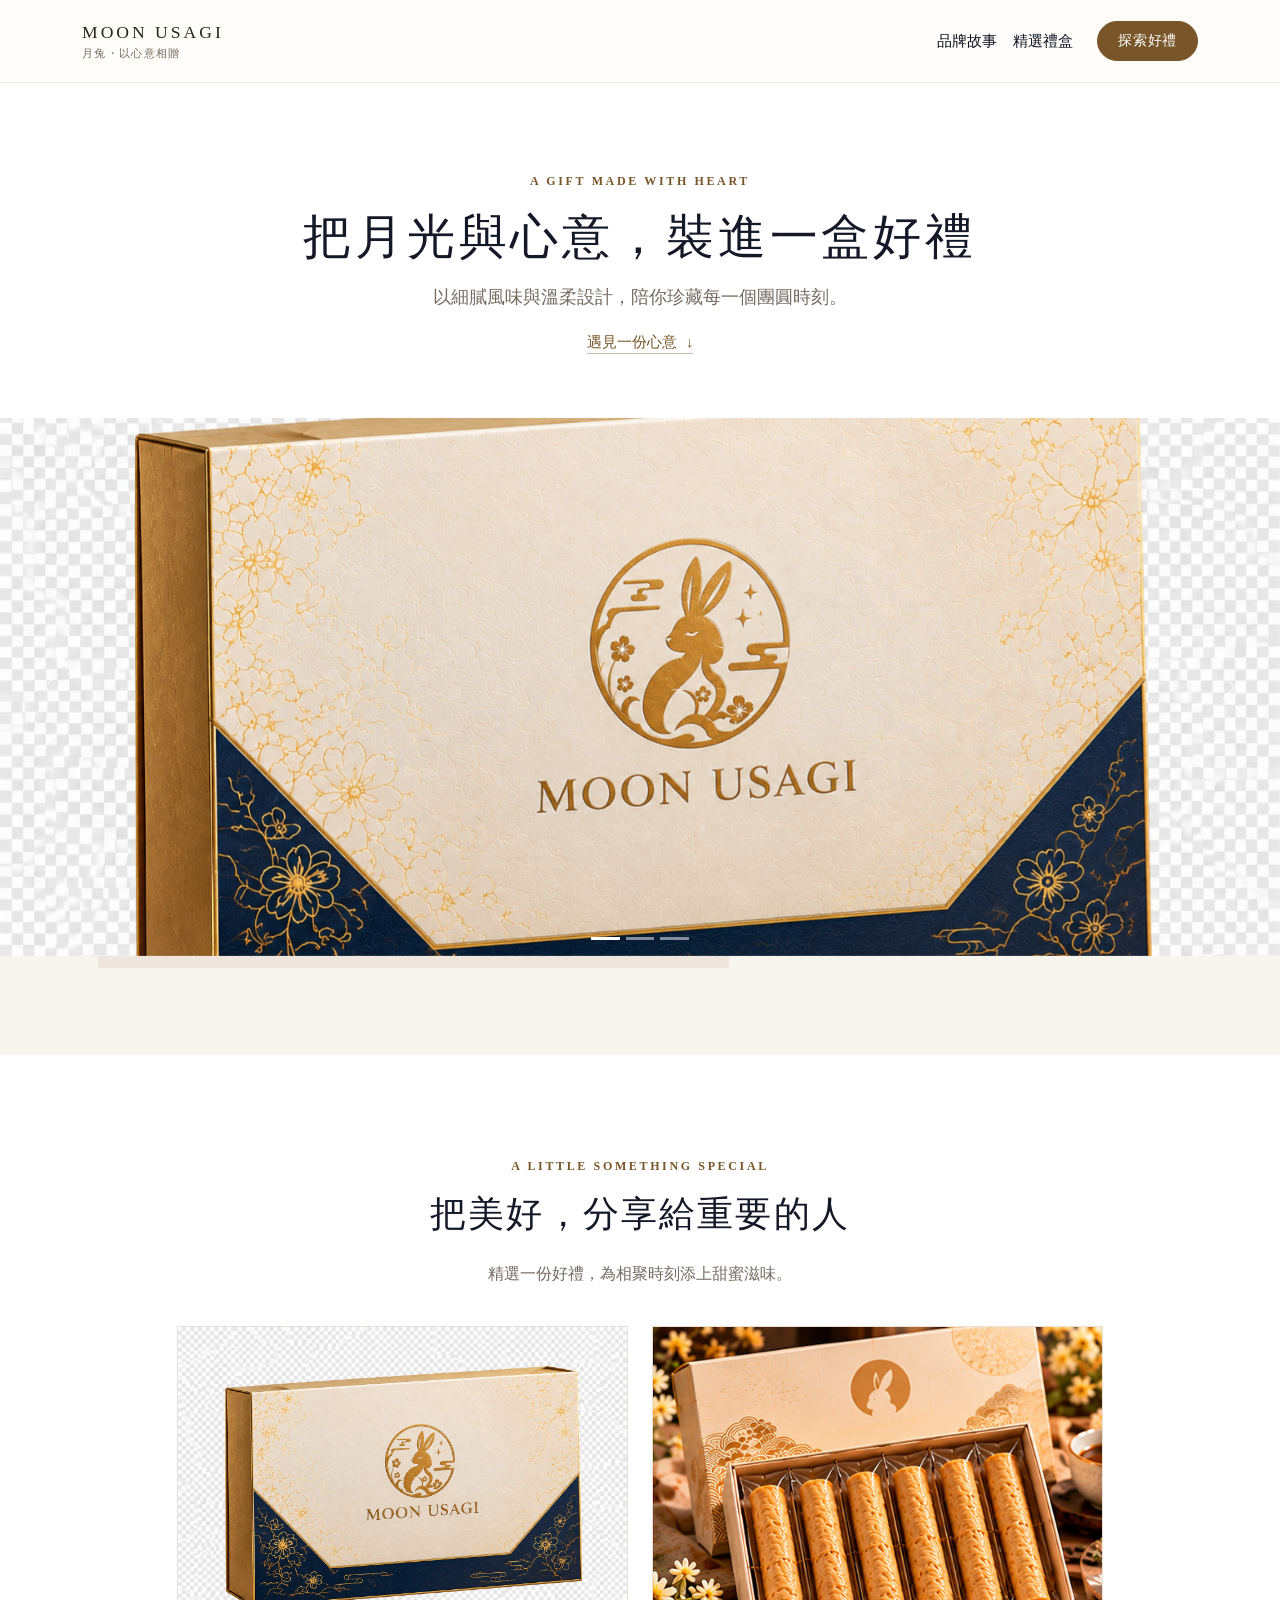
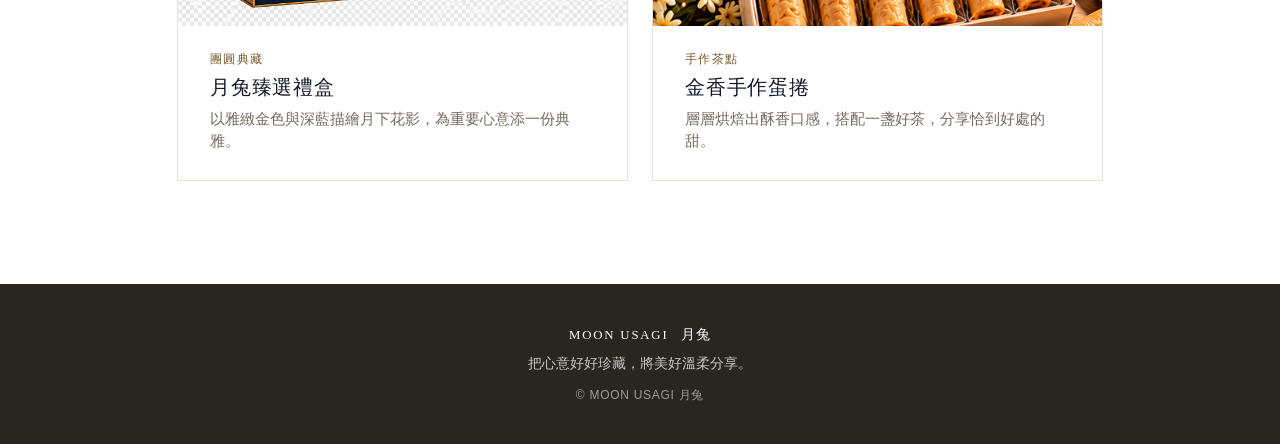
<file: about.html>
<!doctype html>
<html lang="zh-Hant">

<head>
    <meta charset="utf-8">
    <meta name="viewport" content="width=device-width, initial-scale=1">
    <meta name="description" content="MOON USAGI 月兔，以月亮與兔子為靈感，為重要時刻準備細緻的禮盒與手作蛋捲。">
    <meta name="theme-color" content="#f8f5ef">
    <title>MOON USAGI 月兔｜把心意裝進好禮</title>

    <link href="css/bootstrap.min.css" rel="stylesheet">
    <link rel="stylesheet" href="css/style.css">
</head>

<body>
    <header>
        <nav class="navbar navbar-expand-lg site-nav">
            <div class="container">
                <a class="navbar-brand" href="#" aria-label="MOON USAGI 月兔首頁">
                    <span class="brand-name">MOON USAGI</span>
                    <span class="brand-caption">月兔・以心意相贈</span>
                </a>

                <button class="navbar-toggler" type="button" data-bs-toggle="collapse"
                    data-bs-target="#mainNavigation" aria-controls="mainNavigation" aria-expanded="false"
                    aria-label="切換導覽選單">
                    <span class="navbar-toggler-icon"></span>
                </button>

                <div class="collapse navbar-collapse" id="mainNavigation">
                    <ul class="navbar-nav ms-auto align-items-lg-center">
                        <li class="nav-item">
                            <a class="nav-link" href="#story">品牌故事</a>
                        </li>
                        <li class="nav-item">
                            <a class="nav-link" href="#products">精選禮盒</a>
                        </li>
                        <li class="nav-item ms-lg-3">
                            <a class="btn btn-brand btn-sm" href="#products">探索好禮</a>
                        </li>
                    </ul>
                </div>
            </div>
        </nav>
    </header>

    <main>
        <section class="hero" aria-labelledby="hero-title">
            <div class="container hero-intro text-center">
                <p class="eyebrow">A GIFT MADE WITH HEART</p>
                <h1 id="hero-title">把月光與心意，裝進一盒好禮</h1>
                <p class="hero-description">以細膩風味與溫柔設計，陪你珍藏每一個團圓時刻。</p>
                <a class="text-link" href="#products">遇見一份心意 <span aria-hidden="true">↓</span></a>
            </div>
            <div id="brandCarousel" class="carousel slide hero-carousel" data-bs-ride="carousel"
                data-bs-interval="5000">
                <div class="carousel-indicators">
                    <button type="button" data-bs-target="#brandCarousel" data-bs-slide-to="0" class="active"
                        aria-current="true" aria-label="顯示月兔禮盒"></button>
                    <button type="button" data-bs-target="#brandCarousel" data-bs-slide-to="1"
                        aria-label="顯示品牌故事"></button>
                    <button type="button" data-bs-target="#brandCarousel" data-bs-slide-to="2"
                        aria-label="顯示手作蛋捲"></button>
                </div>

                <div class="carousel-inner">
                    <div class="carousel-item active">
                        <img src="img/BOX.png" class="d-block w-100 hero-image" alt="月兔典藏禮盒，以金色月兔與花卉為設計">
                    </div>
                    <div class="carousel-item">
                        <img src="img/story.jpg" class="d-block w-100 hero-image" alt="月兔品牌故事與中秋茶點">
                    </div>
                    <div class="carousel-item">
                        <img src="img/eggrollbox.png" class="d-block w-100 hero-image" alt="月兔手作蛋捲禮盒">
                    </div>
                </div>

                <button class="carousel-control-prev" type="button" data-bs-target="#brandCarousel"
                    data-bs-slide="prev" aria-label="上一張">
                    <span class="carousel-control-prev-icon" aria-hidden="true"></span>
                </button>
                <button class="carousel-control-next" type="button" data-bs-target="#brandCarousel"
                    data-bs-slide="next" aria-label="下一張">
                    <span class="carousel-control-next-icon" aria-hidden="true"></span>
                </button>
            </div>
        </section>

        <section class="story-section section-space" id="story" aria-labelledby="story-title">
            <div class="container">
                <div class="row align-items-center g-4 g-lg-5">
                    <div class="col-lg-7">
                        <img src="img/story.jpg" class="story-image" alt="月兔品牌故事主視覺，描繪月色、茶點與兔子">
                    </div>
                    <div class="col-lg-5 story-copy">
                        <p class="eyebrow">OUR STORY</p>
                        <h2 id="story-title">將月色化作祝福，<br>讓相聚更有滋味。</h2>
                        <p>MOON USAGI 月兔以月亮與兔子為靈感，將傳統節慶的溫暖，融入細緻的禮盒設計與用心製作的茶點。</p>
                        <p>從打開禮盒的那一刻，到與家人分享的每一口，我們希望這份心意，為團圓留下溫柔而美好的記憶。</p>
                        <a class="text-link" href="#products">認識月兔好禮 <span aria-hidden="true">→</span></a>
                    </div>
                </div>
            </div>
        </section>

        <section class="products-section section-space" id="products" aria-labelledby="products-title">
            <div class="container">
                <div class="section-heading text-center">
                    <p class="eyebrow">A LITTLE SOMETHING SPECIAL</p>
                    <h2 id="products-title">把美好，分享給重要的人</h2>
                    <p>精選一份好禮，為相聚時刻添上甜蜜滋味。</p>
                </div>

                <div class="row g-4 justify-content-center">
                    <div class="col-md-6 col-lg-5">
                        <article class="product-card h-100">
                            <div class="product-image-wrap">
                                <img src="img/BOX.png" class="product-image" alt="月兔典藏禮盒">
                            </div>
                            <div class="product-card-body">
                                <p class="product-category">團圓典藏</p>
                                <h3>月兔臻選禮盒</h3>
                                <p>以雅緻金色與深藍描繪月下花影，為重要心意添一份典雅。</p>
                            </div>
                        </article>
                    </div>
                    <div class="col-md-6 col-lg-5">
                        <article class="product-card h-100">
                            <div class="product-image-wrap">
                                <img src="img/eggrollbox.png" class="product-image" alt="月兔手作蛋捲禮盒">
                            </div>
                            <div class="product-card-body">
                                <p class="product-category">手作茶點</p>
                                <h3>金香手作蛋捲</h3>
                                <p>層層烘焙出酥香口感，搭配一盞好茶，分享恰到好處的甜。</p>
                            </div>
                        </article>
                    </div>
                </div>
            </div>
        </section>
    </main>

    <footer class="site-footer">
        <div class="container text-center">
            <a class="footer-brand" href="#">MOON USAGI <span>月兔</span></a>
            <p>把心意好好珍藏，將美好溫柔分享。</p>
            <small>&copy; MOON USAGI 月兔</small>
        </div>
    </footer>

    <script src="js/bootstrap.bundle.min.js"></script>
</body>

</html>
</file>
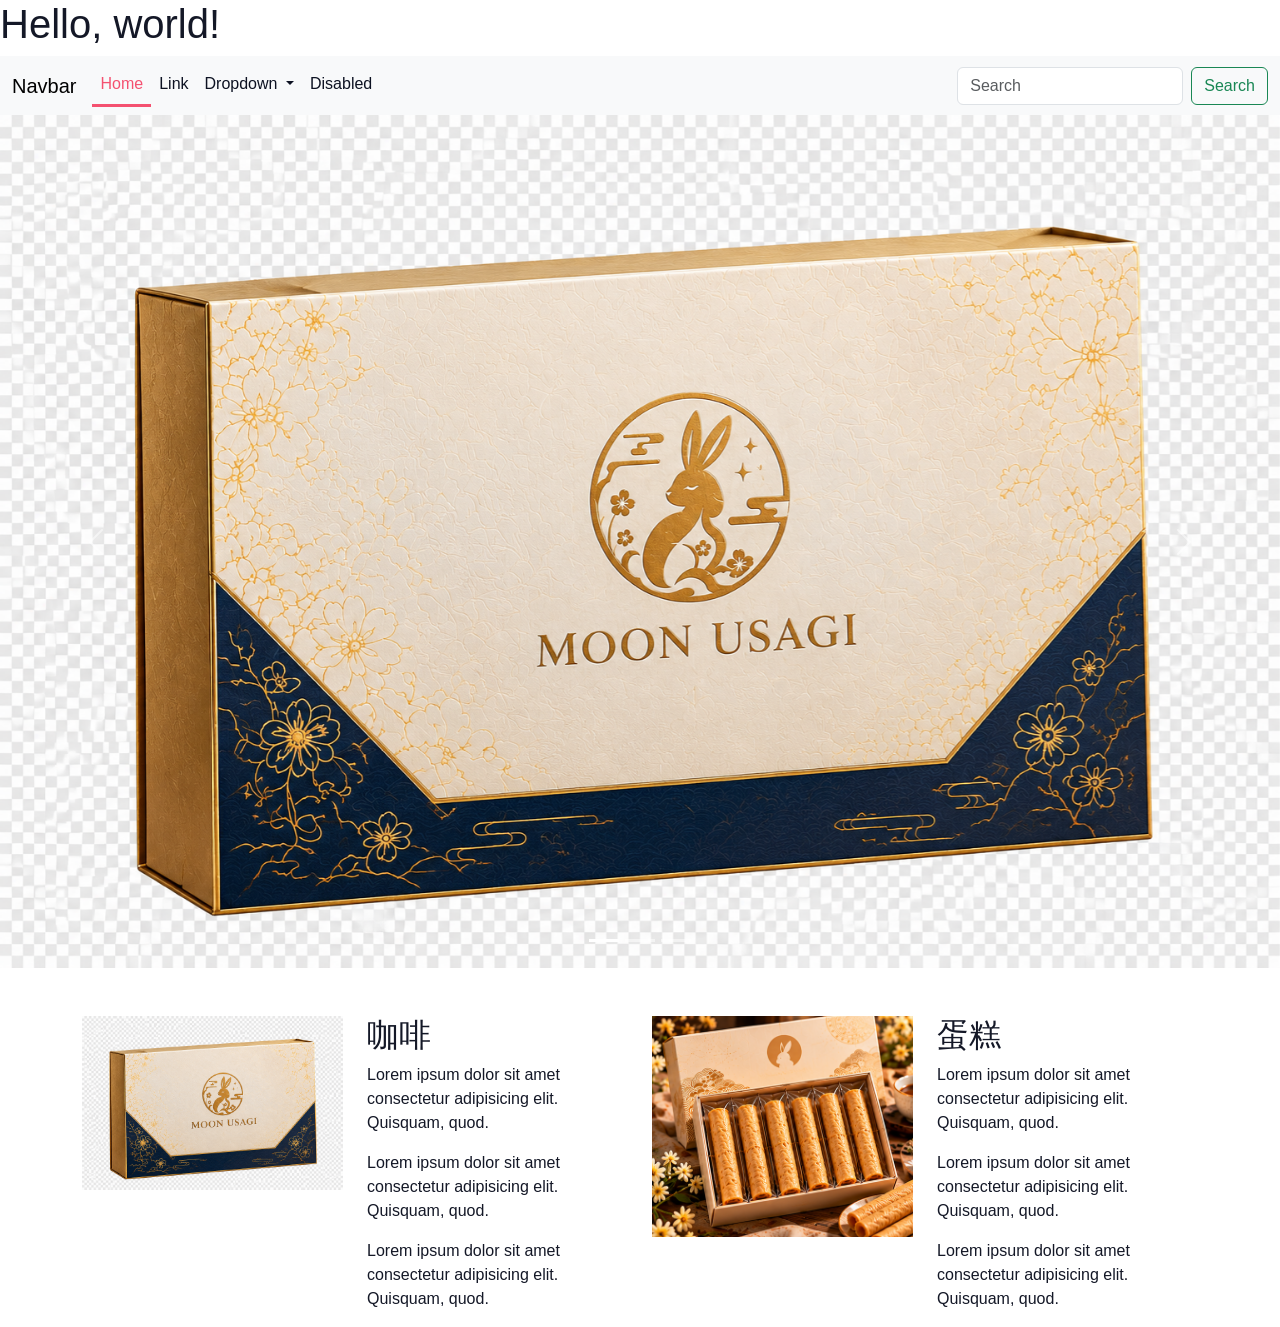
<file: index1.html>
<!doctype html>
<html lang="en">

<head>
    <meta charset="utf-8">
    <meta name="viewport" content="width=device-width, initial-scale=1">
    <title>Bootstrap demo</title>
    <link href="css/bootstrap.min.css" rel="stylesheet">
    <link rel="stylesheet" href="css/style.css">
</head>

<body>
    <h1>Hello, world!</h1>
    <nav class="navbar navbar-expand-lg bg-body-tertiary">
        <div class="container-fluid">
            <a class="navbar-brand" href="#">Navbar</a>
            <button class="navbar-toggler" type="button" data-bs-toggle="collapse"
                data-bs-target="#navbarSupportedContent" aria-controls="navbarSupportedContent" aria-expanded="false"
                aria-label="Toggle navigation">
                <span class="navbar-toggler-icon"></span>
            </button>
            <div class="collapse navbar-collapse" id="navbarSupportedContent">
                <ul class="navbar-nav me-auto mb-2 mb-lg-0">
                    <li class="nav-item">
                        <a class="nav-link active" aria-current="page" href="#">Home</a>
                    </li>
                    <li class="nav-item">
                        <a class="nav-link" href="#">Link</a>
                    </li>
                    <li class="nav-item dropdown">
                        <a class="nav-link dropdown-toggle" href="#" role="button" data-bs-toggle="dropdown"
                            aria-expanded="false">
                            Dropdown
                        </a>
                        <ul class="dropdown-menu">
                            <li><a class="dropdown-item" href="#">Action</a></li>
                            <li><a class="dropdown-item" href="#">Another action</a></li>
                            <li>
                                <hr class="dropdown-divider">
                            </li>
                            <li><a class="dropdown-item" href="#">Something else here</a></li>
                        </ul>
                    </li>
                    <li class="nav-item">
                        <a class="nav-link disabled" aria-disabled="true">Disabled</a>
                    </li>
                </ul>
                <form class="d-flex" role="search">
                    <input class="form-control me-2" type="search" placeholder="Search" aria-label="Search" />
                    <button class="btn btn-outline-success" type="submit">Search</button>
                </form>
            </div>
        </div>
    </nav>
    <div id="carouselExampleIndicators" class="carousel slide">
        <div class="carousel-indicators">
            <button type="button" data-bs-target="#carouselExampleIndicators" data-bs-slide-to="0" class="active"
                aria-current="true" aria-label="Slide 1"></button>
            <button type="button" data-bs-target="#carouselExampleIndicators" data-bs-slide-to="1"
                aria-label="Slide 2"></button>
            <button type="button" data-bs-target="#carouselExampleIndicators" data-bs-slide-to="2"
                aria-label="Slide 3"></button>
        </div>
        <div class="carousel-inner">
            <div class="carousel-item active">
                <img src="img/BOX.png" class="d-block w-100" alt="...">
            </div>
            <div class="carousel-item">
                <img src="img/story.jpg" class="d-block w-100" alt="...">
            </div>
            <div class="carousel-item">
                <img src="img/eggrollbox.png" class="d-block w-100" alt="...">
            </div>
        </div>
        <button class="carousel-control-prev" type="button" data-bs-target="#carouselExampleIndicators"
            data-bs-slide="prev">
            <span class="carousel-control-prev-icon" aria-hidden="true"></span>
            <span class="visually-hidden">Previous</span>
        </button>
        <button class="carousel-control-next" type="button" data-bs-target="#carouselExampleIndicators"
            data-bs-slide="next">
            <span class="carousel-control-next-icon" aria-hidden="true"></span>
            <span class="visually-hidden">Next</span>
        </button>
    </div>
    
    <div class="container mt-5">
        <div class="row">
            <div class="col-12 col-md-6 col-lg-4 col-xl-3">
                <img src="img/BOX.png" alt="" class="img-fluid">
            </div>
            <div class="col-12 col-md-6 col-lg-8 col-xl-3">
                <h2>咖啡</h2>
                <p>Lorem ipsum dolor sit amet consectetur adipisicing elit. Quisquam, quod.</p>
                <p>Lorem ipsum dolor sit amet consectetur adipisicing elit. Quisquam, quod.</p>
                <p>Lorem ipsum dolor sit amet consectetur adipisicing elit. Quisquam, quod.</p>
            </div>
            <div class="col-12 col-md-6 col-lg-4 col-xl-3">
                <img src="img/eggrollbox.png" alt="" class="img-fluid">
            </div>
            <div class="col-12 col-md-6 col-lg-8 col-xl-3">
                <h2>蛋糕</h2>
                <p>Lorem ipsum dolor sit amet consectetur adipisicing elit. Quisquam, quod.</p>
                <p>Lorem ipsum dolor sit amet consectetur adipisicing elit. Quisquam, quod.</p>
                <p>Lorem ipsum dolor sit amet consectetur adipisicing elit. Quisquam, quod.</p>
            </div>
        </div>
    </div>

    <script src="js/bootstrap.min.js"></script>
</body>

</html>
</file>
<file: css/style.css>
:root {
    --color-ink: #29251f;
    --color-muted: #746b60;
    --color-gold: #9c7139;
    --color-gold-dark: #795629;
    --color-cream: #f8f5ef;
    --color-paper: #fffdf9;
    --color-line: #e9e1d5;
}

html {
    scroll-behavior: smooth;
    scroll-padding-top: 5rem;
}

body {
    color: var(--color-ink);
    background: var(--color-paper);
    font-family: "Noto Serif TC", "PingFang TC", "Microsoft JhengHei", serif;
    line-height: 1.8;
}

img {
    max-width: 100%;
}

.site-nav {
    position: relative;
    z-index: 5;
    padding: 1rem 0;
    background: rgba(255, 253, 249, 0.96);
    border-bottom: 1px solid rgba(156, 113, 57, 0.12);
}

.navbar-brand {
    display: inline-flex;
    flex-direction: column;
    line-height: 1.3;
}

.brand-name {
    color: var(--color-ink);
    font-family: Georgia, "Times New Roman", serif;
    font-size: 1.1rem;
    letter-spacing: 0.17em;
}

.brand-caption {
    margin-top: 0.15rem;
    color: var(--color-muted);
    font-size: 0.7rem;
    letter-spacing: 0.12em;
}

.site-nav .nav-link {
    padding: 0.65rem 1rem;
    color: var(--color-ink);
    font-size: 0.93rem;
}

.site-nav .nav-link:hover,
.site-nav .nav-link:focus {
    color: var(--color-gold-dark);
}

.btn-brand {
    padding: 0.55rem 1.25rem;
    color: #fff;
    background: var(--color-gold-dark);
    border: 1px solid var(--color-gold-dark);
    border-radius: 2rem;
    letter-spacing: 0.05em;
}

.btn-brand:hover,
.btn-brand:focus {
    color: #fff;
    background: #62431f;
    border-color: #62431f;
}

.hero-intro {
    padding-top: clamp(3rem, 7vw, 6rem);
    padding-bottom: clamp(2.5rem, 5vw, 4rem);
}

.eyebrow {
    margin-bottom: 0.7rem;
    color: var(--color-gold-dark);
    font-family: Georgia, "Times New Roman", serif;
    font-size: 0.75rem;
    font-weight: 600;
    letter-spacing: 0.22em;
}

.hero h1 {
    margin-bottom: 0.8rem;
    font-size: clamp(1.75rem, 4vw, 3rem);
    font-weight: 500;
    letter-spacing: 0.08em;
    line-height: 1.45;
}

.hero-description {
    margin-bottom: 1.25rem;
    color: var(--color-muted);
    font-size: clamp(0.95rem, 1.6vw, 1.1rem);
}

.text-link {
    display: inline-flex;
    align-items: center;
    gap: 0.6rem;
    color: var(--color-gold-dark);
    font-size: 0.92rem;
    text-decoration: none;
    border-bottom: 1px solid rgba(121, 86, 41, 0.4);
    transition: color 0.2s ease, border-color 0.2s ease;
}

.text-link:hover,
.text-link:focus {
    color: var(--color-ink);
    border-color: var(--color-ink);
}

.hero-carousel {
    overflow: hidden;
    background: var(--color-cream);
}

.hero-image {
    width: 100%;
    height: clamp(280px, 42vw, 590px);
    object-fit: cover;
    object-position: center;
}

.hero-carousel .carousel-indicators {
    margin-bottom: 1rem;
}

.hero-carousel .carousel-indicators [data-bs-target] {
    width: 1.8rem;
    height: 3px;
    border: 0;
}

.hero-carousel .carousel-control-prev,
.hero-carousel .carousel-control-next {
    width: 8%;
}

.section-space {
    padding-top: clamp(4rem, 8vw, 7rem);
    padding-bottom: clamp(4rem, 8vw, 7rem);
}

.story-section {
    background: var(--color-cream);
}

.story-image {
    display: block;
    width: 100%;
    aspect-ratio: 1.55;
    object-fit: cover;
    box-shadow: 1rem 1rem 0 rgba(156, 113, 57, 0.1);
}

.story-copy {
    padding: 1rem clamp(0.75rem, 3vw, 2.5rem);
}

.story-copy h2,
.section-heading h2 {
    margin-bottom: 1.25rem;
    font-size: clamp(1.55rem, 3vw, 2.25rem);
    font-weight: 500;
    letter-spacing: 0.06em;
    line-height: 1.55;
}

.story-copy > p:not(.eyebrow) {
    color: var(--color-muted);
}

.story-copy .text-link {
    margin-top: 0.5rem;
}

.section-heading {
    margin-bottom: 2.5rem;
}

.section-heading > p:last-child {
    margin-bottom: 0;
    color: var(--color-muted);
}

.product-card {
    overflow: hidden;
    background: #fff;
    border: 1px solid var(--color-line);
    transition: transform 0.25s ease, box-shadow 0.25s ease;
}

.product-card:hover {
    transform: translateY(-4px);
    box-shadow: 0 1rem 2.5rem rgba(41, 37, 31, 0.08);
}

.product-image-wrap {
    display: grid;
    min-height: 250px;
    aspect-ratio: 1.5;
    place-items: center;
    overflow: hidden;
    background: var(--color-cream);
}

.product-image {
    width: 100%;
    height: 100%;
    object-fit: cover;
    transition: transform 0.35s ease;
}

.product-card:hover .product-image {
    transform: scale(1.03);
}

.product-card-body {
    padding: 1.5rem clamp(1.25rem, 3vw, 2rem) 1.75rem;
}

.product-category {
    margin-bottom: 0.35rem;
    color: var(--color-gold-dark);
    font-size: 0.78rem;
    letter-spacing: 0.12em;
}

.product-card h3 {
    margin-bottom: 0.6rem;
    font-size: 1.25rem;
    font-weight: 500;
    letter-spacing: 0.04em;
}

.product-card-body > p:last-child {
    margin-bottom: 0;
    color: var(--color-muted);
    font-size: 0.92rem;
}

.site-footer {
    padding: 2.5rem 0;
    color: #f8f5ef;
    background: #29251f;
}

.footer-brand {
    display: inline-block;
    margin-bottom: 0.5rem;
    color: #fff;
    font-family: Georgia, "Times New Roman", serif;
    letter-spacing: 0.14em;
    text-decoration: none;
}

.footer-brand span {
    margin-left: 0.45rem;
    font-family: "Noto Serif TC", "PingFang TC", "Microsoft JhengHei", serif;
    font-size: 0.88rem;
    letter-spacing: 0.08em;
}

.site-footer p {
    margin-bottom: 0.65rem;
    color: rgba(255, 255, 255, 0.75);
    font-size: 0.9rem;
}

.site-footer small {
    color: rgba(255, 255, 255, 0.55);
    font-size: 0.75rem;
    letter-spacing: 0.06em;
}

:focus-visible {
    outline: 3px solid #bd8a44;
    outline-offset: 3px;
}

@media (max-width: 767.98px) {
    .site-nav {
        padding: 0.7rem 0;
    }

    .site-nav .navbar-collapse {
        padding-top: 0.75rem;
    }

    .site-nav .nav-link {
        padding-left: 0;
    }

    .site-nav .nav-item.ms-lg-3 {
        margin-top: 0.35rem;
    }

    .hero-image {
        height: 62vw;
        min-height: 240px;
        max-height: 390px;
    }

    .story-image {
        aspect-ratio: 1.35;
    }

    .product-image-wrap {
        min-height: 220px;
    }
}

@media (prefers-reduced-motion: reduce) {
    html {
        scroll-behavior: auto;
    }

    *,
    *::before,
    *::after {
        transition-duration: 0.01ms !important;
    }
}

/* RAKUTABI homepage */
@import url('https://fonts.googleapis.com/css2?family=Noto+Sans+TC:wght@400;500;700;900&display=swap');
body{font-family:'Noto Sans TC','Microsoft JhengHei',sans-serif;color:#141827;background:#fff;line-height:1.5}.brand{display:flex;align-items:center;gap:.45rem;color:#102b59}.brand:hover{color:#102b59}.brand-mark{font-size:2.6rem;line-height:.8;color:#e94563;filter:drop-shadow(8px 0 #0b376c)}.brand strong{display:block;font-size:1.55rem;letter-spacing:.03em;line-height:1}.brand small{display:block;font-size:.62rem;letter-spacing:.2em;color:#25385a;margin-top:5px}.nav-link{color:#0d1222!important}.nav-link.active{color:#f45170!important;border-bottom:3px solid #f45170}.nav-tools{font-size:1.3rem;white-space:nowrap}.nav-tools span{font-size:.92rem;font-weight:700}.hero{height:360px;position:relative;background:url('https://images.unsplash.com/photo-1493976040374-85c8e12f0c0e?auto=format&fit=crop&w=1800&q=85') center 49%/cover no-repeat}.hero-overlay{position:absolute;inset:0;background:linear-gradient(90deg,rgba(1,48,109,.35),transparent 60%,rgba(109,26,25,.22))}.hero-inner{position:relative;height:100%;padding-top:34px}.hero-copy{color:#fff;text-shadow:0 2px 3px #164473;text-align:center;width:58%;margin-left:2%}.hero-copy h1{font-size:2.25rem;font-weight:500;letter-spacing:.16em;line-height:1.35;transform:rotate(-4deg);margin:0}.hero-copy h1 span{font-size:1.8rem}.hero-copy p{font-size:1.1rem;font-weight:700;letter-spacing:.08em;margin-top:18px}.booking-box{width:min(825px,76%);margin:18px auto 0;background:rgba(255,255,255,.9);border-radius:12px;overflow:hidden;box-shadow:0 5px 18px #12284c55}.booking-tabs{display:flex;border-bottom:1px solid #d5d9df}.booking-tabs button{border:0;border-right:1px solid #d5d9df;background:transparent;padding:12px 13px;flex:1;font-weight:700;white-space:nowrap}.booking-tabs .selected{background:#f45170;color:#fff}.booking-search{display:flex;gap:12px;padding:13px 30px}.booking-search div{background:#fff;border-radius:22px;padding:10px 15px;flex:1;color:#555}.booking-search button,.festival button{background:#f45170;color:white;border:0;border-radius:22px;padding:8px 25px;font-weight:700}.shortcut-wrap{margin-top:-3px;position:relative}.shortcut-bar{background:white;border-radius:0 0 14px 14px;box-shadow:0 6px 20px #2d446022;padding:10px}.shortcut-bar a{color:#111;text-decoration:none;border-right:1px solid #eee;display:flex;flex-direction:column;font-weight:700}.shortcut-bar a:last-child{border:0}.shortcut-bar b{font-size:2rem;height:43px}.shortcut-bar span{margin-top:2px}.section-title{font-size:1.35rem;font-weight:900;margin:0 0 13px}.region-card{height:120px;display:flex;align-items:end;padding:10px;color:#fff;text-decoration:none;font-size:1.1rem;font-weight:900;border-radius:9px;overflow:hidden;background-position:center;background-size:cover;position:relative}.region-card:before{content:'';position:absolute;inset:45% 0 0;background:linear-gradient(transparent,#071635d5)}.region-card span{position:relative;text-shadow:0 1px 2px #000}.hokkaido{background-image:url('https://images.unsplash.com/photo-1490806843957-31f4c9a91c65?auto=format&fit=crop&w=400&q=75')}.tohoku{background-image:url('https://images.unsplash.com/photo-1505069190533-da1c9af13346?auto=format&fit=crop&w=400&q=75')}.kanto{background-image:url('https://images.unsplash.com/photo-1536098561742-ca998e48cbcc?auto=format&fit=crop&w=400&q=75')}.chubu{background-image:url('https://images.unsplash.com/photo-1491884662610-dfcd28f30cfb?auto=format&fit=crop&w=400&q=75')}.kansai{background-image:url('https://images.unsplash.com/photo-1493780474015-ba834fd0ce2f?auto=format&fit=crop&w=400&q=75')}.chugoku{background-image:url('https://images.unsplash.com/photo-1493976040374-85c8e12f0c0e?auto=format&fit=crop&w=400&q=75')}.kyushu{background-image:url('https://images.unsplash.com/photo-1502784444187-359ac186c5bb?auto=format&fit=crop&w=400&q=75')}.okinawa{background-image:url('https://images.unsplash.com/photo-1507525428034-b723cf961d3e?auto=format&fit=crop&w=400&q=75')}.news-card{border-radius:12px;background:#fff;box-shadow:0 4px 20px #21304b17;padding:11px 14px}.news-card h3{font-size:1.1rem;font-weight:900;border-bottom:1px solid #ddd;padding-bottom:7px;margin:0}.news-card small{float:right;font-size:.7rem;color:#777;font-weight:400}.news-card p{font-size:.78rem;padding:5px 0;margin:0;border-bottom:1px solid #eee;white-space:nowrap;overflow:hidden;text-overflow:ellipsis}.news-card i{font-style:normal;background:#f45170;color:#fff;border-radius:4px;padding:1px 4px;font-size:.62rem;margin-right:5px}.festival{margin-top:14px;padding:16px;border-radius:12px;color:#fff;line-height:1.4;background:linear-gradient(90deg,#061a46bb,#061a4644),url('https://images.unsplash.com/photo-1471478331149-c72f17e33c73?auto=format&fit=crop&w=600&q=80') center/cover}.festival strong{font-size:1.1rem}.festival button{font-size:.75rem;margin-top:8px;padding:6px 14px}.guide-heading{display:flex;align-items:center;gap:17px;margin-bottom:13px}.guide-heading .section-title{margin:0}.guide-heading>a{margin-left:auto;color:#555;text-decoration:none;font-size:.8rem}.pills{display:flex;gap:7px}.pills button{background:#fff;border:1px solid #ddd;border-radius:18px;padding:5px 14px;font-size:.77rem;box-shadow:0 2px 6px #00000013}.pills .on{background:#f45170;color:white;border-color:#f45170}.guide-card{border-radius:9px;overflow:hidden;background:#fff;box-shadow:0 2px 10px #1f36541c}.guide-card img{height:130px;width:100%;object-fit:cover}.guide-card h3{font-size:.9rem;font-weight:700;padding:9px;margin:0}footer{padding:18px;background:#071635;color:#fff;text-align:center;font-size:.8rem}
@media(max-width:991px){.hero-copy{width:100%;margin:0}.booking-box{width:100%}.nav-tools{padding:12px}.hero{height:390px}.region-card{height:110px}}@media(max-width:576px){.brand strong{font-size:1.25rem}.hero{height:390px}.hero-copy h1{font-size:1.8rem}.hero-copy h1 span{font-size:1.4rem}.hero-copy p{font-size:.9rem}.booking-tabs{overflow-x:auto}.booking-tabs button{font-size:.72rem;padding:10px}.booking-search{padding:10px;gap:5px}.booking-search div{font-size:.7rem;padding:10px}.booking-search button{font-size:.72rem;padding:6px 10px}.shortcut-bar{overflow:auto;flex-wrap:nowrap}.shortcut-bar a{min-width:82px}.shortcut-bar b{font-size:1.55rem}.shortcut-bar span{font-size:.75rem}.guide-heading{align-items:flex-start;flex-wrap:wrap;gap:8px}.pills{overflow:auto;width:100%}.pills button{white-space:nowrap}.guide-heading>a{margin-left:0}.news-card{margin-top:8px}}
</file>
